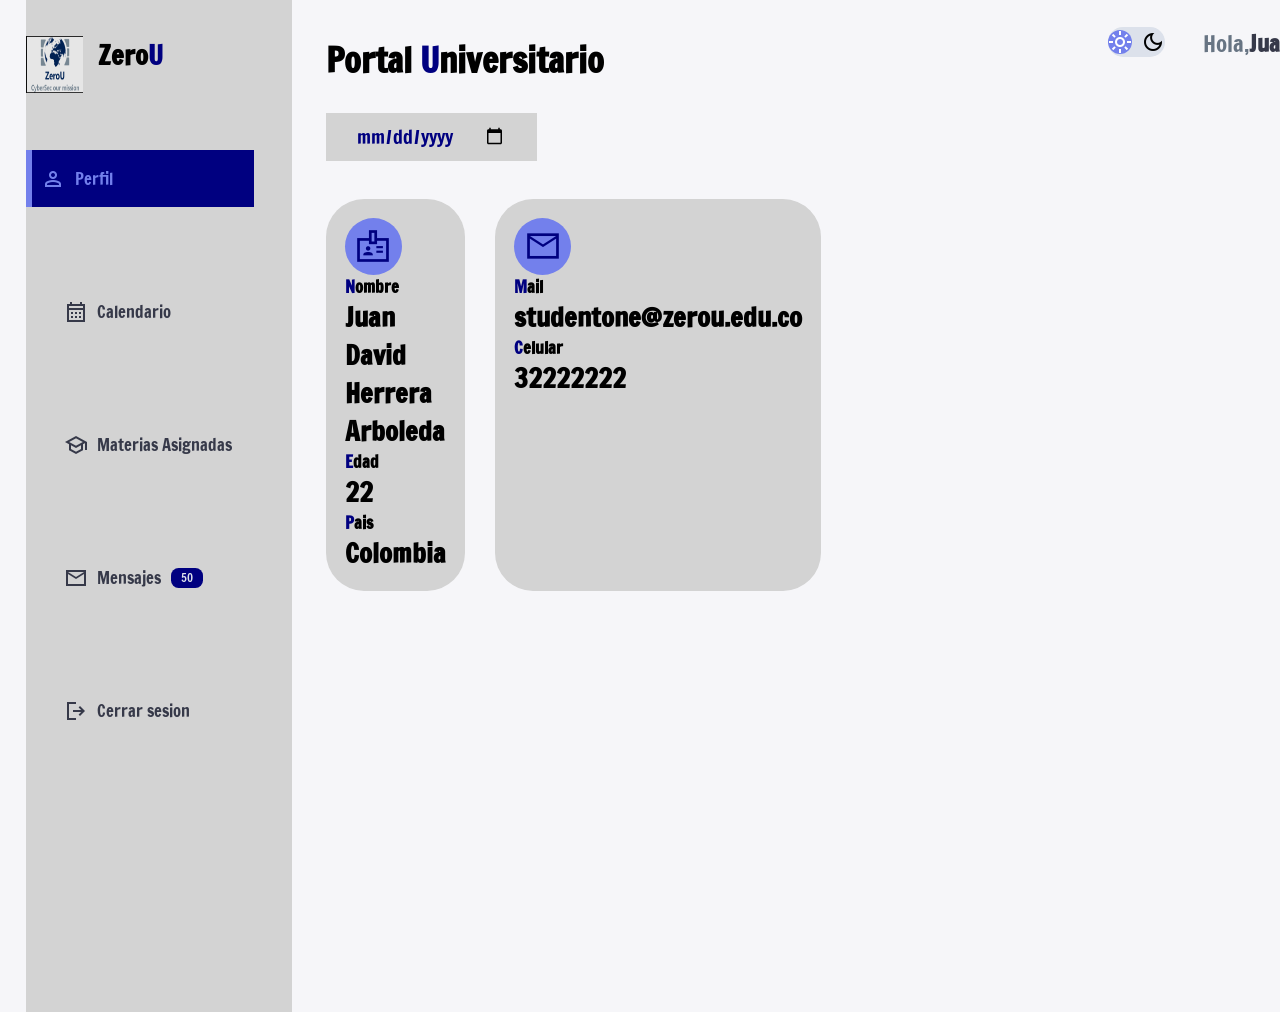
<file: HTML/index.html>
<!DOCTYPE html>
<html lang="es-en">
<head>
    <meta charset="UTF-8">
    <meta http-equiv="X-UA-Compatible" content="IE=edge">
    <meta name="viewport" content="width=device-width, initial-scale=1.0">
    <title>ZeroU</title>
      <!--Material Icons-->
      <link rel="stylesheet" href="https://fonts.googleapis.com/css2?family=Material+Symbols+Sharp" />
      <link rel="stylesheet" href="/CSS/Styles.css">
</head>
<body>  
    <div class="container">
      <aside>
        <div class="top">
          <div class="logo">
            <img src="/img/ZeroULogo.png" alt="ZeroU logo">
            <h2>Zero<span class="danger2">U</span></h2>
          </div>
          <div class="close" id="closeBtn">
            <span class="material-symbols-sharp">close</span>
          </div>
        </div>
        <div class="sidebar">
          <a href="#" class="active">
            <span class="material-symbols-sharp">person</span>
            <h3>Perfil</h3>
          </a>
          <a href="#">
            <span class="material-symbols-sharp">calendar_month</span>
            <h3>Calendario</h3>
          </a>
          <a href="#">
            <span class="material-symbols-sharp">school</span>
            <h3>Materias Asignadas</h3>
          </a>
          <a href="#">
            <span class="material-symbols-sharp">mail</span>
            <h3>Mensajes</h3>
            <span class="message-count">50</span>
          </a>
          <a href="#">
            <span class="material-symbols-sharp">logout</span>
              <h3>Cerrar sesion</h3>
          </a>
        </div>
      </aside>
      <main>
        <h1>Portal <span class="danger">U</span>niversitario</h1>
        <div class="date">
          <input type="date">
        </div>
        <div class="info">
          <div class="studentInfo">
            <span class="material-symbols-sharp">badge</span>
            <div class="nameStudent">
               <div class="left">
                <h3><span class="danger2">N</span>ombre</h3>
                <h2>Juan David Herrera Arboleda</h2>
                <h3><span class="danger2">E</span>dad</h3>
                <h2>22</h2>
                <h3><span class="danger2">P</span>ais</h3>
                <h2>Colombia</h2>
               </div> 
            </div>
          </div>
          <div class="studentInfo">
            <span class="material-symbols-sharp">email</span>
            <div class="nameStudent">
               <div class="left">
                <h3><span class="danger2">M</span>ail</h3>
                <h2>studentone@zerou.edu.co</h2>
                <h3><span class="danger2">C</span>elular</h3>
                <h2>32222222</h2>
               </div> 
            </div>
          </div>
        </div>
      </main>
      <div class="right">
        <div class="top">
          <button id ="menu-btn">
            <span class="material-symbols-sharp">menu</span>
          </button>
          <div class="theme-thoggler">
            <span class="material-symbols-sharp active">light_mode</span>
            <span class="material-symbols-sharp">dark_mode</span>
          </div>
          <div class="userName">
            <div class="infoUserName">
              <p>Hola,<b>Juan</b></p>
            </div>
          </div>
        </div>
      </div>
    </div>
    
    <script src="/JS/index.js"></script> 
</body>
</html>
</file>
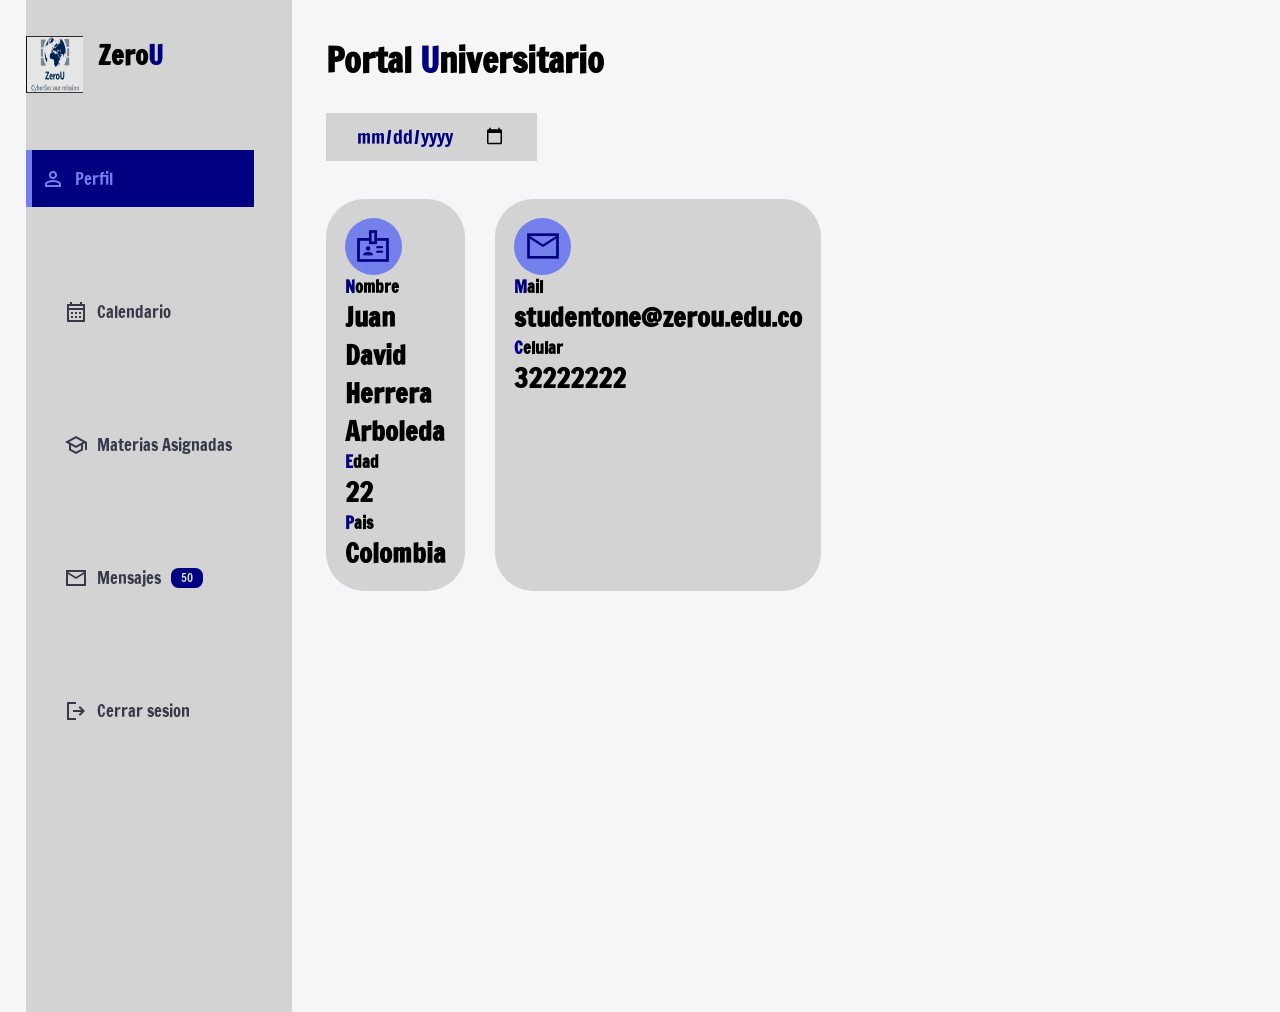
<file: HTML/login.html>
<!DOCTYPE html>
<html lang="es-en">
<head>
    <meta charset="UTF-8">
    <meta http-equiv="X-UA-Compatible" content="IE=edge">
    <meta name="viewport" content="width=device-width, initial-scale=1.0">
    <title>Login</title>
      <!--Material Icons-->
      <link rel="stylesheet" href="https://fonts.googleapis.com/css2?family=Material+Symbols+Sharp" />
      <link rel="stylesheet" href="/CSS/Styles.css">
</head>
<body>  
    <div class="container">
      <aside>
        <div class="top">
          <div class="logo">
            <img src="/img/ZeroULogo.png" alt="ZeroU logo">
            <h2>Zero<span class="danger2">U</span></h2>
          </div>
          <div class="close" id="closeBtn">
            <span class="material-symbols-sharp">close</span>
          </div>
        </div>
        <div class="sidebar">
          <a href="#" class="active">
            <span class="material-symbols-sharp">person</span>
            <h3>Perfil</h3>
          </a>
          <a href="#">
            <span class="material-symbols-sharp">calendar_month</span>
            <h3>Calendario</h3>
          </a>
          <a href="#">
            <span class="material-symbols-sharp">school</span>
            <h3>Materias Asignadas</h3>
          </a>
          <a href="#">
            <span class="material-symbols-sharp">mail</span>
            <h3>Mensajes</h3>
            <span class="message-count">50</span>
          </a>
          <a href="#">
            <span class="material-symbols-sharp">logout</span>
              <h3>Cerrar sesion</h3>
          </a>
        </div>
      </aside>
      <main>
        <h1>Portal <span class="danger">U</span>niversitario</h1>
        <div class="date">
          <input type="date">
        </div>
        <div class="info">
          <div class="studentInfo">
            <span class="material-symbols-sharp">badge</span>
            <div class="nameStudent">
               <div class="left">
                <h3><span class="danger2">N</span>ombre</h3>
                <h2>Juan David Herrera Arboleda</h2>
                <h3><span class="danger2">E</span>dad</h3>
                <h2>22</h2>
                <h3><span class="danger2">P</span>ais</h3>
                <h2>Colombia</h2>
               </div> 
            </div>
          </div>
          <div class="studentInfo">
            <span class="material-symbols-sharp">email</span>
            <div class="nameStudent">
               <div class="left">
                <h3><span class="danger2">M</span>ail</h3>
                <h2>studentone@zerou.edu.co</h2>
                <h3><span class="danger2">C</span>elular</h3>
                <h2>32222222</h2>
               </div> 
            </div>
          </div>
        </div>
      </main>
    </div>
    
    
</body>
</html>
</file>
<file: CSS/Styles.css>
/**
    Sidebar Color:
    background-color: #000033;
    padding:0vmax;
    */
/**
  Body color:
 * background-color:#333366;
 a[href$="https://www.realmadrid.com/en"]{
    background-color: darkblue;
}
 */

 @import url('https://fonts.googleapis.com/css2?family=Francois+One&family=Niramit:ital,wght@0,200;0,300;0,400;1,300&display=swap');

 :root{
    --color-primary:#7380ec;
    --color-danger:#000080;
    --color-sucess:#41f1b6;
    --color-dark:#363949;
    --color-info-light:#dce1eb;
    --color-info-dark:#363949;
    --color-background:#f6f6f9;
    --color-dark-variant:#677483;
 }
 *{
    margin: 0;
    padding:0;
    outline:0;
    appearance: 0;
    border:0;
    text-decoration: none;
    list-style: none;
    box-sizing: border-box;
 }
html{
    font-size: 19px;
}
 body{
    width: 100vw;
    height: 100vh;
    font-family: 'Francois One';
    background: var(--color-background);
    user-select: none;
    overflow-x: hidden;
 }
 .container{
    display: grid;
    width:96%;
    margin: 0 auto;
    gap: 1.8rem;
    grid-template-columns: 14rem auto 23rem;

 }
 a{
    color:var(--color-dark);
 }
 b{
   color:var(--color-info-dark)
 }
 img{
    display:block;
    width: 100%;
 }
 h1{
    font-weight: 800;
    font-size: 1.8rem;
 }
 h2{
    font-size: 1.4rem;
 }
 h3{
    font-size: 0.87rem;
 }
 p{
    color:var(--color-dark-variant);
 }
 b{
    color:var(--color-dark);
 }
 .primary{
    color: var(--color-primary);
 }
 .danger{
    color: var(--color-danger);
 }
 .danger2{
    color: var(--color-danger);
 }
aside{
    height:100vh;
    background: lightgray;
   
}
 aside .top{
    background-color: lightgray;
    display: flex;
    align-items: center;
    justify-content: space-between;
    margin-top: 1.9rem;
 }
aside .logo{
    display:flex;
    gap: 0.8rem;
}
 aside .logo img{
    width: 3rem;
    height: 3rem;
 }
 aside .close{
    display: none;
 }

aside .sidebar{
    background: lightgray;
    display:flex;
    flex-direction: column;
    height: 100vh;
    position:relative;
    top:1rem;
}
aside h3{
    font-weight: 500;
}
aside .sidebar a{
    display: flex;
    margin:2rem;
    gap: 0.5em;
    align-items: center;
    position: relative;
    height: 3rem;
    transition: all 300ms ease;
}
aside .sidebar a.span {
    font-size: 1.92rem;
}
aside .sidebar a.active {
    background: var(--color-danger);
    color: var(--color-primary);
    margin-left: 0;
}
aside .sidebar a.active::before{
    content:"";
    width:6px;
    height:100%;
    background:var(--color-primary);
}
aside .sidebar a.active span{
    color:var(--color-primary);
    margin-left: calc(1rem- 3px);
}
aside .sidebar a:hover{
    color:var(--color-danger);
}
aside .sidebar a:hover span{
    margin-left: 1rem;
}

aside .sidebar .message-count{
    background: var(--color-danger);
    color: var(--color-info-light);
    padding: 2px 10px;
    font-size: 11px;
    border-radius: 0.4rem;
}
main{
    margin-top: 1.9rem;
}
main .date{
    display:inline-block;
    background: lightgray;
    border: radius 0.1em;
    margin-top: 1.5rem;
    margin-bottom: 1rem;
    padding: 0.5rem 1.6rem;
}
 main .date input[type="date"]{
    background: transparent;
    color: #000080;
    font-size:1rem;
    font-family: 'Francois One';
 }

 main .info{
    display: grid;
    grid-template-columns: repeat(2,1fr);
    gap: 1.6rem;
 }

 main .info >div{
    background: lightgray;
    padding: 1rem;
    border-radius:2rem;
    margin-top: 1rem;
    transition: all 300ms ease;
 }
  main .info >div:hover{
    box-shadow: 0 2rem 3rem var(--color-dark) ;
  }

  main .info >div .material-symbols-sharp{
    background:var(--color-primary);
    padding: 0.5rem;
    border-radius: 50%;
    color: var(--color-danger);
    font-size: 2rem;
  }
  .right{
   margin-top: 1.4rem;
  }
  .right .top{
   display: flex;
   justify-content: end;
   gap: 2rem;
   
  }
.right .top button{
   display: none;
   background:var(--color-primary);
   padding: 0.5rem;
   margin:0%;
   border-radius: 20%;
   font-size: 1rem;
}

.right .theme-thoggler{
  background: var(--color-info-light);
   display: flex;
   justify-content: space-between;
   border-radius: 8rem;
   align-items: center;
   height: 1.6rem;
   width: 3rem;
   cursor: pointer;
  
}
.right .userName{
   font-size: 1.2rem;
   justify-content: center;
}
.right .theme-thoggler span.active{
   background: var(--color-primary);
   color: white;
   border-radius:40rem;
}

@media(max-width:1200px) {
   .container {
      width: 94%;
      grid-template-columns: 7rem auto 24rem;
   }
   aside .logo h2{
      font-size: 19px;
      position:relative;
   }
   aside .sidebar h3{
      display: none;
   }
   aside .sidebar a {
      width: 2rem;
   }
   main .info{
     grid-template-columns: 1fr;
     gap: 0;
     width: 50%;
     position: absolute;
     left: 50%;
     transform: translateX(-50%);
     margin: 0 0 0 1.9rem ;
   }
}
@media screen and (max-width:768px){
   .container{
      width: 100%;
      grid-template-columns: 1fr;    
   }
   aside{
      position: fixed;
      left: 0;
      background: lightgray ;
    /* width: 18rem;*/
      z-index: 3;
      box-shadow: 1rem 3rem 4rem #D3D3D3;
      height: 100vh;
     /* padding-right: 1.8rem;*/
      display: none;
   }
   aside .logo{
      margin-left: 1rem;
   }
   aside .logo h2{
      display: inline;
   }
   aside .logo h3{
      display: inline;   
   }
   aside .sidebar h3{
      display: inline;
   }
   aside .sidebar a{
      width: 100%;
      height: 3.4rem;
   }
   aside .close{
      width: 1.5rem;
      height: 1.5rem;
      display: inline-block;
      cursor: pointer;
      border: 1px solid var(--color-dark);
      color: var(--color-primary);
      border-radius: 20%;
   }
   #closeBtn:hover {
      transition-duration: 0.4s;
      background-color: var(--color-primary);
      color: white;
    }
   main{
      margin-top: 8rem;
      padding: 0 1rem;   
   }
   main .info{
      grid-template-columns: 1fr;
      gap: 0;
      width: 50%;
      position: absolute;
      left: 50%;
      transform: translateX(-70%);
      margin: 0 0 0 1.9rem ;
    }
   main .studentInfo{
      position: relative;
      margin: 1rem 0 0 0;
      transform: translateX(-20%);
      width: 100%;   
   }
   .right{
      width:94%;
      margin: 0 auto 4rem;
   }
   .right .top{
      position: fixed;
      top:0;
      left:0;
      align-items: center;
      padding: 0 0.8rem;
      height: 4.6rem;
      background: lightgray;
      width: 100%;
      margin: 0;
      z-index: 2;
      box-shadow: 0 1rem 1rem darkgray;
      justify-content:space-evenly;
   }
   .right .top .theme-thoggler{
      width: 3rem;
      position: absolute;
      left: 80%;
   }
   .right .top button{
      display: inline-block;
      background: transparent;
      cursor: pointer;
      color: var(--color-primary);
      position: absolute;
      left: 1rem;
      border: 1px solid var(--color-dark);    
   }
   #menu-btn:hover {
      transition-duration: 0.4s;
      background-color: var(--color-primary);
      color: white;
    }
   .right .top .userName{
      font-size: 1rem;
      position: absolute;
   }
   
}
</file>
